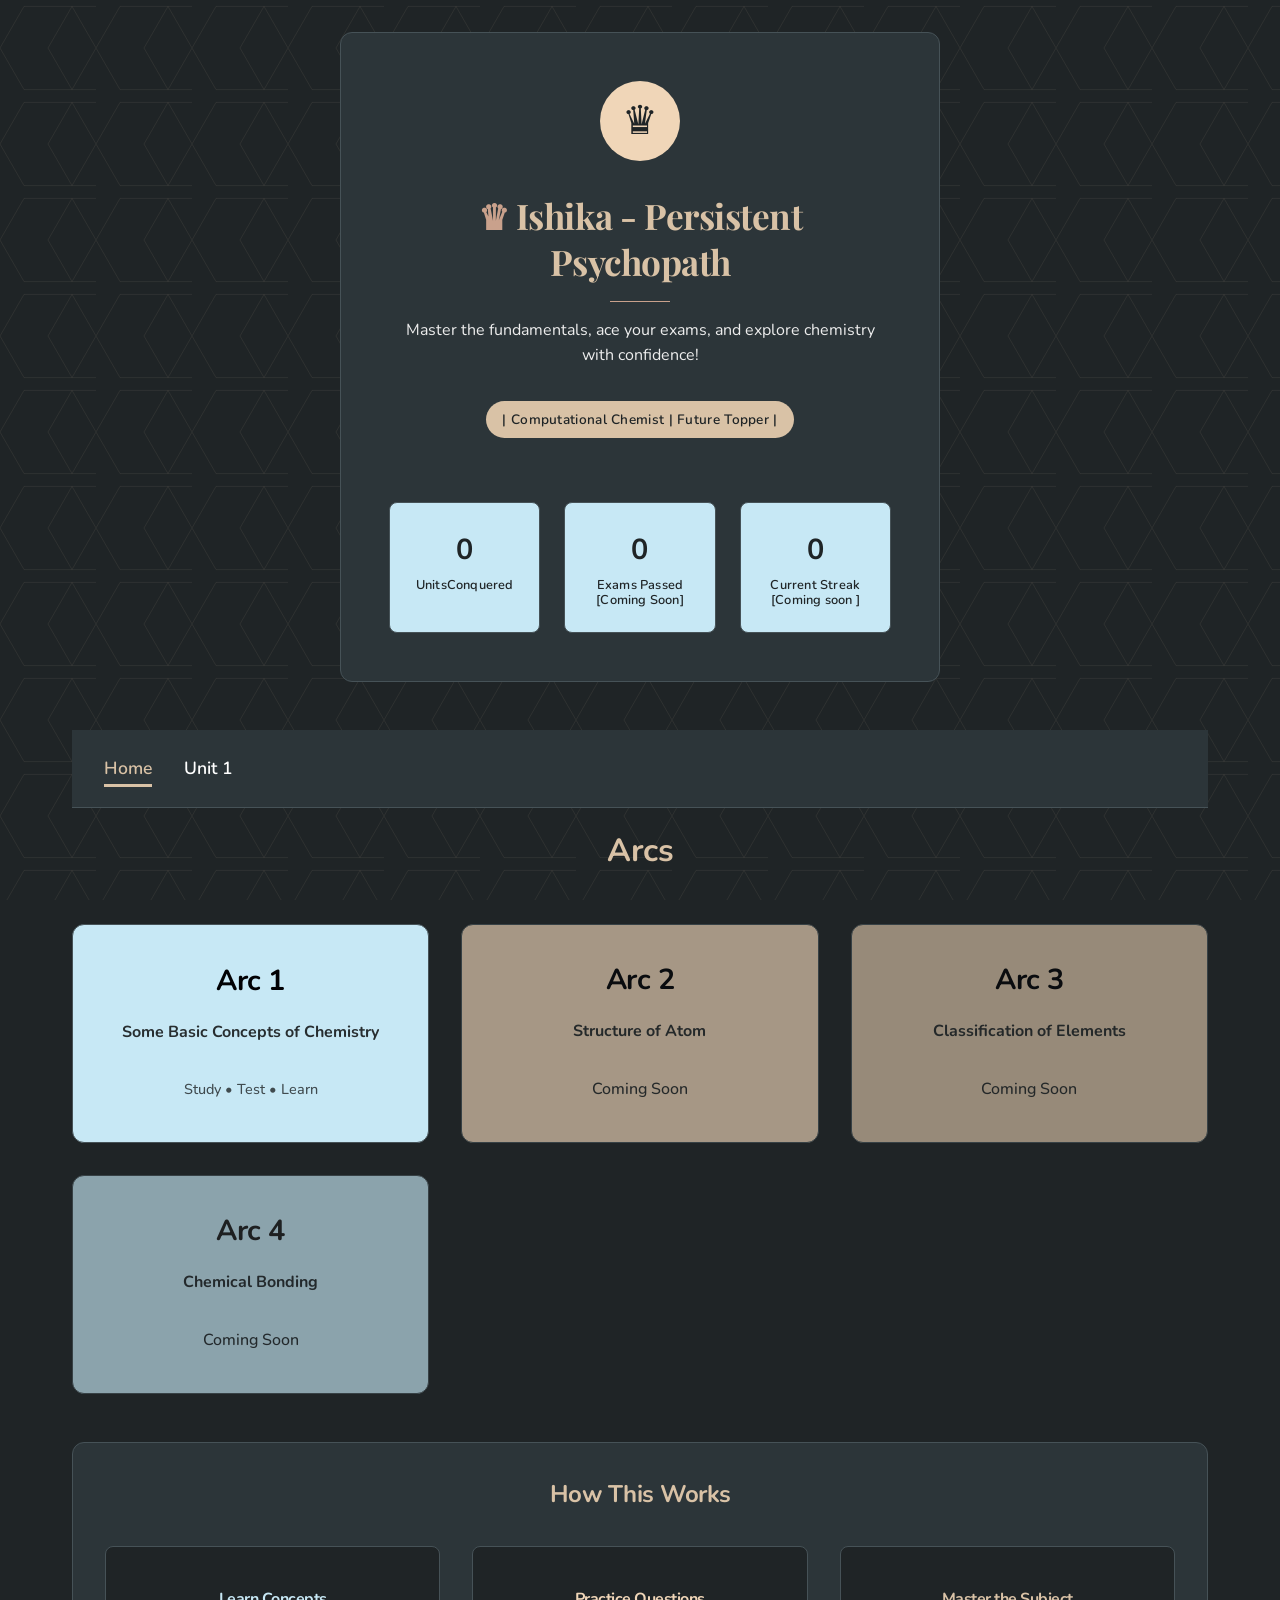
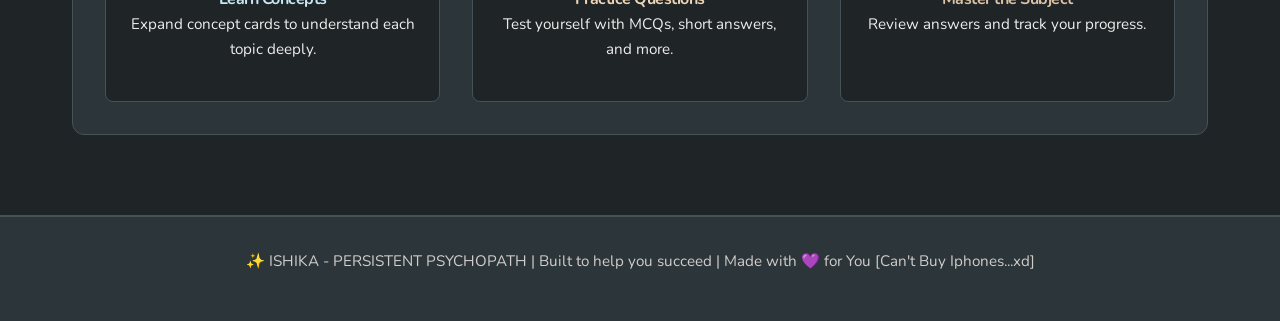
<file: Site/index.html>
<!DOCTYPE html>
<html lang="en">
<head name="color-scheme" content="dark">
  <meta charset="UTF-8">
  <meta name="viewport" content="width=device-width, initial-scale=1.0">
  <title>Ishika - Persistent Psychopath</title>
  
  <!-- Google Fonts -->
  <link href="https://fonts.googleapis.com/css2?family=Inter:wght@400;500;600;700&family=Nunito:wght@400;500;600;700&family=Playfair+Display:wght@700&display=swap" rel="stylesheet">
  
  <!-- Stylesheets -->
  <link rel="stylesheet" href="css/styles.css?v=4">
</head>
<body>
  <!-- Main Content -->
  <main>
    <!-- Profile Card Section -->
    <section class="profile-card">
      <div class="profile-avatar">♛</div>
      <h1 class="profile-title"><span class="villainess-icon">♛</span> Ishika - Persistent Psychopath</h1>
      <p class="profile-subtitle">Master the fundamentals, ace your exams, and explore chemistry with confidence!</p>
      <div class="profile-tag">| Computational Chemist | Future Topper |</div>
      <div class="profile-stats">
        <div class="stat-block">
          <div class="stat-number">0</div>
          <div class="stat-label">UnitsConquered</div>
        </div>
        <div class="stat-block">
          <div class="stat-number">0</div>
          <div class="stat-label">Exams Passed [Coming Soon]</div>
        </div>
        <div class="stat-block">
          <div class="stat-number">0</div>
          <div class="stat-label">Current Streak [Coming soon ]</div>
        </div>
      </div>
    </section>
    <nav>
      <ul>
        <li><a href="index.html" class="active">Home</a></li>
        <li><a href="unit-1-practice.html">Unit 1 </a></li>
      </ul>
    </nav>
    <section>
      <div class="hero-divider" aria-hidden="true"></div>
      <h2 style="text-align: center; color: var(--pastel-coffee); margin-bottom: var(--spacing-xl);">Arcs</h2>
      <div class="units-grid">
        <!-- Unit 1: Active -->
        <div class="unit-tile unit-1 active" onclick="navigateTo('unit-1-practice.html')">
          <h3 style="color: rgb(1, 1, 4)">Arc 1</h3>
          <p><strong>Some Basic Concepts of Chemistry</strong></p>
          <p style="font-size: 0.9rem; margin-top: var(--spacing-md); opacity: 0.8;">Study • Test • Learn</p>
        </div>

        <!-- Unit 2: Coming Soon -->
        <div class="unit-tile unit-2 coming-soon">
          <h3 style="color: rgb(1, 1, 4)">Arc 2</h3>
          <p><strong>Structure of Atom</strong></p>
          <p style="margin-top: var(--spacing-md);">Coming Soon</p>
        </div>

        <!-- Unit 3: Coming Soon -->
        <div class="unit-tile unit-3 coming-soon">
          <h3 style="color: rgb(1, 1, 4)">Arc 3</h3>
          <p><strong>Classification of Elements</strong></p>
          <p style="margin-top: var(--spacing-md);">Coming Soon</p>
        </div>

        <!-- Unit 4: Coming Soon -->
        <div class="unit-tile unit-4 coming-soon">
          <h3 style="color: rgb(31, 31, 32)">Arc 4</h3>
          <p><strong>Chemical Bonding</strong></p>
          <p style="margin-top: var(--spacing-md);">Coming Soon</p>
        </div>
      </div>
    </section>

    <section style="margin-top: var(--spacing-xl); text-align: center; padding: var(--spacing-lg); background: var(--bg-surface); border-radius: 12px; border: 1px solid #465257;">
      <h3 style="color: var(--pastel-coffee); margin-bottom: var(--spacing-md);">How This Works</h3>
      <div style="display: grid; grid-template-columns: repeat(auto-fit, minmax(200px, 1fr)); gap: var(--spacing-lg); margin-top: var(--spacing-lg);">
        <div style="padding: var(--spacing-md); background: var(--bg-primary); border-radius: 8px; border: 1px solid #465257;">
          <p style="font-size: 2rem; margin-bottom: var(--spacing-sm);"></p>
          <h4 style="color: var(--pastel-icy-blue);">Learn Concepts</h4>
          <p style="color: var(--text-primary); font-size: 0.95rem;">Expand concept cards to understand each topic deeply.</p>
        </div>
        <div style="padding: var(--spacing-md); background: var(--bg-primary); border-radius: 8px; border: 1px solid #465257;">
          <p style="font-size: 2rem; margin-bottom: var(--spacing-sm);"></p>
          <h4 style="color: var(--pastel-sandy);">Practice Questions</h4>
          <p style="color: var(--text-primary); font-size: 0.95rem;">Test yourself with MCQs, short answers, and more.</p>
        </div>
        <div style="padding: var(--spacing-md); background: var(--bg-primary); border-radius: 8px; border: 1px solid #465257;">
          <p style="font-size: 2rem; margin-bottom: var(--spacing-sm);"></p>
          <h4 style="color: var(--pastel-coffee);">Master the Subject</h4>
          <p style="color: var(--text-primary); font-size: 0.95rem;">Review answers and track your progress.</p>
        </div>
      </div>
    </section>
  </main>

  <!-- Footer -->
  <footer>
    <p>✨ ISHIKA - PERSISTENT PSYCHOPATH | Built to help you succeed | Made with 💜 for You [Can't Buy Iphones...xd]</p>
  </footer>

  <script src="js/app.js"></script>
  <script>
    // Set active nav item
    function setActiveNav(pageName) {
      document.querySelectorAll('nav a').forEach(link => {
        link.classList.remove('active');
      });
      if (pageName === 'home') {
        document.querySelector('nav a[href="index.html"]').classList.add('active');
      } else if (pageName === 'concepts') {
        document.querySelector('nav a[href="unit-1-practice.html"]').classList.add('active');
      } else if (pageName === 'practice') {
        document.querySelector('nav a[href="unit-1-practice.html"]').classList.add('active');
      }
    }

    // Navigation function
    function navigateTo(url) {
      window.location.href = url;
    }

    // Set active on load
    setActiveNav('home');
  </script>
</body>
</html>
</file>
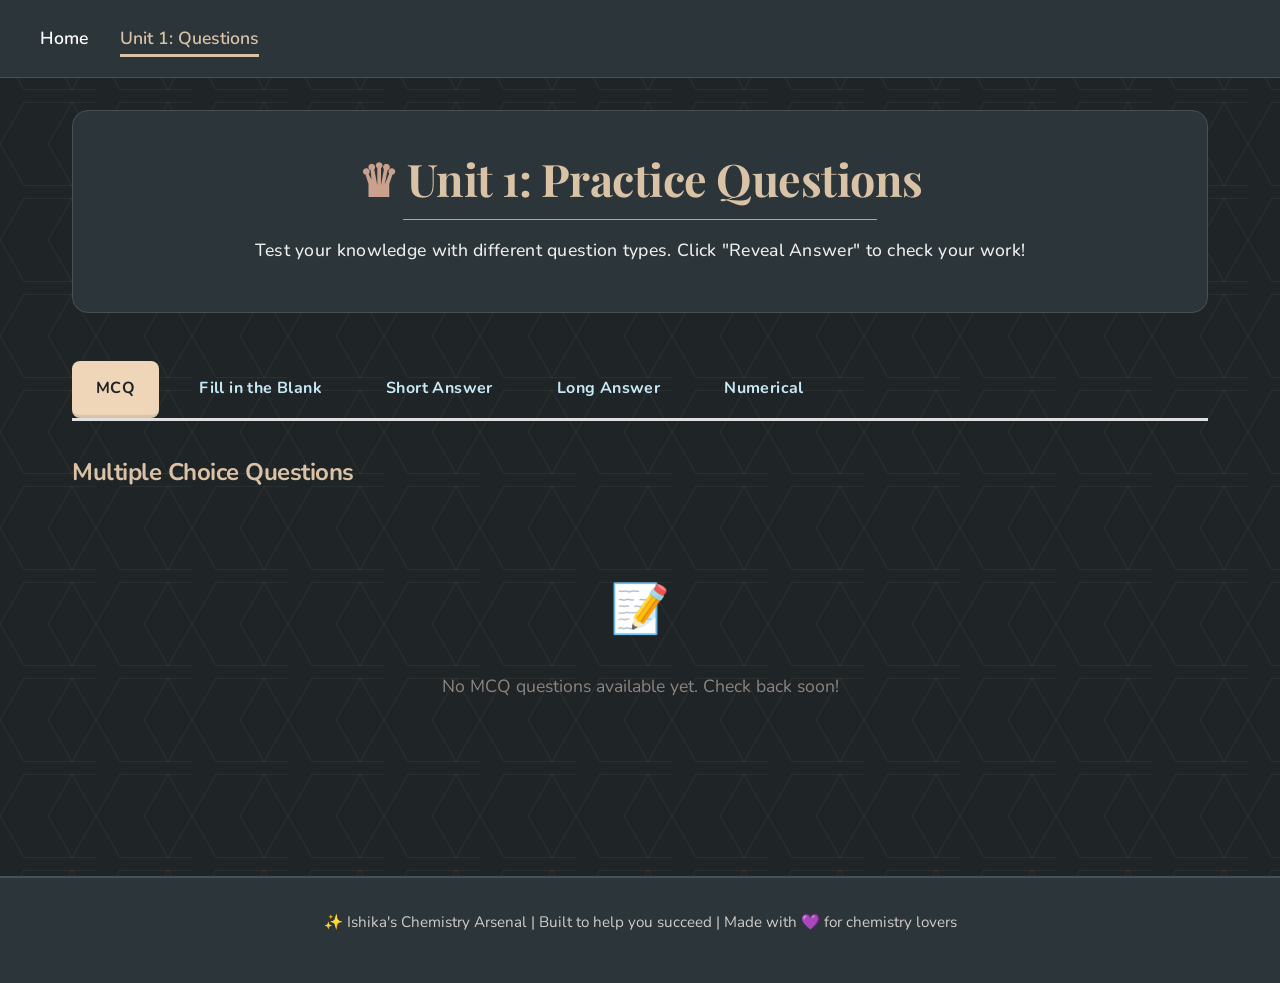
<file: Site/unit-1-practice.html>
<!DOCTYPE html>
<html lang="en">
<head>
  <meta charset="UTF-8">
  <meta name="viewport" content="width=device-width, initial-scale=1.0">
  <title>Arc 1 Trials - Ishika's Chemistry Arsenal</title>
  
  <!-- Google Fonts -->
  <link href="https://fonts.googleapis.com/css2?family=Inter:wght@400;500;600;700&family=Nunito:wght@400;500;600;700&family=Playfair+Display:wght@700&display=swap" rel="stylesheet">
  
  <!-- Stylesheets -->
  <link rel="stylesheet" href="css/styles.css?v=5">
</head>
<body>
  <!-- Navigation -->
  <nav>
    <ul>
      <li><a href="index.html">Home</a></li>
      <li><a href="unit-1-practice.html" class="active">Unit 1: Questions</a></li>
    </ul>
  </nav>

  <!-- Main Content -->
  <main>
    <header>
      <h1><span class="villainess-icon">♛</span> Unit 1: Practice Questions</h1>
      <p>Test your knowledge with different question types. Click "Reveal Answer" to check your work!</p>
    </header>

    <section class="tabs-container">
      <!-- Tab Buttons -->
      <div class="tab-buttons">
        <button class="tab-button active" data-tab="mcq">MCQ</button>
        <button class="tab-button" data-tab="fill_in_the_blank">Fill in the Blank</button>
        <button class="tab-button" data-tab="short_answer">Short Answer</button>
        <button class="tab-button" data-tab="long_answer">Long Answer</button>
        <button class="tab-button" data-tab="numerical_problem">Numerical</button>
      </div>

      <!-- MCQ Tab -->
      <div id="mcq" class="tab-content active">
        <h3 style="color: var(--coffee-brown); margin-bottom: var(--spacing-lg);">Multiple Choice Questions</h3>
        <div id="mcqContainer" class="questions-list">
          <div class="empty-state">
            <p>Loading questions...</p>
          </div>
        </div>
      </div>

      <!-- Fill in the Blank Tab -->
      <div id="fill_in_the_blank" class="tab-content">
        <h3 style="color: var(--coffee-brown); margin-bottom: var(--spacing-lg);">Fill in the Blank</h3>
        <div id="fillInTheBlankContainer" class="questions-list">
          <div class="empty-state">
            <p>Loading questions...</p>
          </div>
        </div>
      </div>

      <!-- Short Answer Tab -->
      <div id="short_answer" class="tab-content">
        <h3 style="color: var(--coffee-brown); margin-bottom: var(--spacing-lg);">Short Answer Questions</h3>
        <div id="shortAnswerContainer" class="questions-list">
          <div class="empty-state">
            <p>Loading questions...</p>
          </div>
        </div>
      </div>

      <!-- Long Answer Tab -->
      <div id="long_answer" class="tab-content">
        <h3 style="color: var(--coffee-brown); margin-bottom: var(--spacing-lg);">Long Answer Questions</h3>
        <div id="longAnswerContainer" class="questions-list">
          <div class="empty-state">
            <p>Loading questions...</p>
          </div>
        </div>
      </div>

      <!-- Numerical Problems Tab -->
      <div id="numerical_problem" class="tab-content">
        <h3 style="color: var(--coffee-brown); margin-bottom: var(--spacing-lg);">Numerical Problems</h3>
        <div id="numericalContainer" class="questions-list">
          <div class="empty-state">
            <p>Loading questions...</p>
          </div>
        </div>
      </div>
    </section>
  </main>

  <!-- Footer -->
  <footer>
    <p>✨ Ishika's Chemistry Arsenal | Built to help you succeed | Made with 💜 for chemistry lovers</p>
  </footer>

  <script src="js/app.js"></script>
  <script>
    const TAB_TYPES = ['mcq', 'fill_in_the_blank', 'short_answer', 'long_answer', 'numerical_problem'];
    let allQuestions = [];

    // Tab switching functionality
    document.querySelectorAll('.tab-button').forEach(button => {
      button.addEventListener('click', function() {
        const tabName = this.getAttribute('data-tab');
        switchTab(tabName);
      });
    });

    function switchTab(tabName) {
      // Hide all tabs
      document.querySelectorAll('.tab-content').forEach(tab => {
        tab.classList.remove('active');
      });

      // Remove active class from all buttons
      document.querySelectorAll('.tab-button').forEach(btn => {
        btn.classList.remove('active');
      });

      // Show selected tab
      document.getElementById(tabName).classList.add('active');

      // Add active class to clicked button
      document.querySelector(`[data-tab="${tabName}"]`).classList.add('active');
    }

    // Load and render practice questions on page load
    document.addEventListener('DOMContentLoaded', function() {
      renderPracticeQuestions();
    });

    async function renderPracticeQuestions() {
      try {
        // Try multiple fetch paths in case of server configuration variations
        let response;
        let errorMessage = '';
        
        const pathsToTry = [
          'C:\\Users\\Asus\\OneDrive\\Documents\\GITHUB\\Persistent-PolyChemistry\\Site\\data\\unit1.json',
          '/data/unit1.json',
          '../data/unit1.json',
          './data/unit1.json'
        ];

        for (const path of pathsToTry) {
          try {
            response = await fetch(path);
            if (response.ok) {
              break;
            } else {
              errorMessage += `Path ${path}: ${response.status} ${response.statusText} | `;
            }
          } catch (e) {
            errorMessage += `Path ${path}: ${e.message} | `;
            response = null;
          }
        }

        if (!response || !response.ok) {
          throw new Error(`Failed to fetch data. Attempts: ${errorMessage}`);
        }

        const data = await response.json();
        if (!data.questions) {
          throw new Error('Invalid data format: questions array not found');
        }
        
        allQuestions = data.questions;

        // Render each question type
        renderMCQs();
        renderFillInTheBlanks();
        renderShortAnswers();
        renderLongAnswers();
        renderNumericalProblems();
      } catch (error) {
        console.error('Error loading practice questions:', error);
        const errorMessage = `<div class="empty-state">
          <div class="empty-state-icon">⚠️</div>
          <p><strong>Unable to load questions</strong></p>
          <p style="font-size: 0.9rem; color: #999; margin-top: var(--spacing-sm);">${error.message}</p>
          <p style="font-size: 0.85rem; color: #ccc; margin-top: var(--spacing-sm);">Check the browser console for details.</p>
        </div>`;
        document.querySelectorAll('.questions-list').forEach(container => {
          container.innerHTML = errorMessage;
        });
      }
    }

    function renderMCQs() {
      const container = document.getElementById('mcqContainer');
      const questions = [];

      allQuestions.forEach(q => {
        if (q.mcq && q.mcq.length > 0) {
          q.mcq.forEach((mcqItem, index) => {
            questions.push({
              ...mcqItem,
              concept: q.concept,
              qIndex: index
            });
          });
        }
      });

      if (questions.length === 0) {
        container.innerHTML = `
          <div class="empty-state">
            <div class="empty-state-icon">📝</div>
            <p>No MCQ questions available yet. Check back soon!</p>
          </div>
        `;
        return;
      }

      container.innerHTML = '';
      questions.forEach((q, idx) => {
        const card = createMCQCard(q, idx);
        container.appendChild(card);
      });
    }

    function createMCQCard(question, globalIdx) {
      const card = document.createElement('div');
      card.className = 'question-card';
      const questionId = `mcq_${globalIdx}`;

      let optionsHtml = '';
      if (question.options && question.options.length > 0) {
        optionsHtml = `
          <div class="mcq-options">
            ${question.options.map((option, i) => `
              <label class="mcq-option">
                <input type="radio" name="${questionId}" value="${i}" onchange="checkMCQAnswer('${questionId}', ${i}, ${question.correct_option || 0})">
                <span class="mcq-option-label">${escapeHtml(option)}</span>
              </label>
            `).join('')}
          </div>
          <div id="feedback_${questionId}" class="mcq-feedback"></div>
        `;
      }

      card.innerHTML = `
        <div class="question-header">
          <div class="question-text">${escapeHtml(question.question || question)}</div>
          <div class="question-meta">
            <span class="meta-badge marks">Concept: ${escapeHtml(question.concept)}</span>
          </div>
        </div>
        ${optionsHtml}
      `;

      return card;
    }

    function checkMCQAnswer(questionId, selected, correct) {
      const feedbackDiv = document.getElementById(`feedback_${questionId}`);
      const isCorrect = selected === correct;

      feedbackDiv.classList.add('show');
      feedbackDiv.classList.toggle('correct', isCorrect);
      feedbackDiv.classList.toggle('incorrect', !isCorrect);

      if (isCorrect) {
        feedbackDiv.innerHTML = '✓ Correct! Great job!';
      } else {
        feedbackDiv.innerHTML = `✗ Incorrect. The correct answer is option ${correct + 1}.`;
      }
    }

    function renderFillInTheBlanks() {
      const container = document.getElementById('fillInTheBlankContainer');
      const questions = [];

      allQuestions.forEach(q => {
        if (q.fill_in_the_blank && q.fill_in_the_blank.length > 0) {
          q.fill_in_the_blank.forEach((item, index) => {
            questions.push({
              ...item,
              concept: q.concept,
              qIndex: index
            });
          });
        }
      });

      if (questions.length === 0) {
        container.innerHTML = `
          <div class="empty-state">
            <div class="empty-state-icon">📝</div>
            <p>No Fill in the Blank questions available yet. Check back soon!</p>
          </div>
        `;
        return;
      }

      container.innerHTML = '';
      questions.forEach((q, idx) => {
        const card = createAnswerCard(q, idx, 'fill_blank');
        container.appendChild(card);
      });
    }

    function renderShortAnswers() {
      const container = document.getElementById('shortAnswerContainer');
      const questions = [];

      allQuestions.forEach(q => {
        if (q.short_answer && q.short_answer.length > 0) {
          q.short_answer.forEach((item, index) => {
            questions.push({
              ...item,
              concept: q.concept,
              qIndex: index
            });
          });
        }
      });

      if (questions.length === 0) {
        container.innerHTML = `
          <div class="empty-state">
            <div class="empty-state-icon">📝</div>
            <p>No Short Answer questions available yet. Check back soon!</p>
          </div>
        `;
        return;
      }

      container.innerHTML = '';
      questions.forEach((q, idx) => {
        const card = createAnswerCard(q, idx, 'short_answer');
        container.appendChild(card);
      });
    }

    function renderLongAnswers() {
      const container = document.getElementById('longAnswerContainer');
      const questions = [];

      allQuestions.forEach(q => {
        if (q.long_answer && q.long_answer.length > 0) {
          q.long_answer.forEach((item, index) => {
            questions.push({
              ...item,
              concept: q.concept,
              qIndex: index
            });
          });
        }
      });

      if (questions.length === 0) {
        container.innerHTML = `
          <div class="empty-state">
            <div class="empty-state-icon">📝</div>
            <p>No Long Answer questions available yet. Check back soon!</p>
          </div>
        `;
        return;
      }

      container.innerHTML = '';
      questions.forEach((q, idx) => {
        const card = createAnswerCard(q, idx, 'long_answer');
        container.appendChild(card);
      });
    }

    function renderNumericalProblems() {
      const container = document.getElementById('numericalContainer');
      const questions = [];

      allQuestions.forEach(q => {
        if (q.numerical_problem && q.numerical_problem.length > 0) {
          q.numerical_problem.forEach((item, index) => {
            questions.push({
              ...item,
              concept: q.concept,
              qIndex: index
            });
          });
        }
      });

      if (questions.length === 0) {
        container.innerHTML = `
          <div class="empty-state">
            <div class="empty-state-icon">📝</div>
            <p>No Numerical Problems available yet. Check back soon!</p>
          </div>
        `;
        return;
      }

      container.innerHTML = '';
      questions.forEach((q, idx) => {
        const card = createNumericalCard(q, idx);
        container.appendChild(card);
      });
    }

    function createAnswerCard(question, globalIdx, type) {
      const card = document.createElement('div');
      card.className = 'question-card';
      const answerId = `answer_${type}_${globalIdx}`;

      let marksDisplay = '';
      if (question.marks) {
        marksDisplay = `<span class="meta-badge marks">${question.marks} marks</span>`;
      }

      let importanceDisplay = '';
      if (question.importance) {
        importanceDisplay = `<span class="meta-badge importance">Importance: ${question.importance}</span>`;
      }

      card.innerHTML = `
        <div class="question-header">
          <div class="question-text">${escapeHtml(question.question || question)}</div>
          <div class="question-meta">
            ${marksDisplay}
            ${importanceDisplay}
          </div>
        </div>
        <button class="answer-toggle-btn" onclick="toggleAnswer('${answerId}')">Reveal Answer</button>
        <div id="${answerId}" class="answer-content">
          <strong>Answer:</strong><br>
          ${question.answer ? escapeHtml(question.answer).replace(/\n/g, '<br>') : 'No answer provided'}
        </div>
      `;

      return card;
    }

    function createNumericalCard(question, globalIdx) {
      const card = document.createElement('div');
      card.className = 'question-card';
      const answerId = `answer_numerical_${globalIdx}`;

      let givenHtml = '';
      if (question.given) {
        givenHtml = '<div class="problem-given"><h4>Given:</h4>';
        
        // Handle both object and simple text formats
        if (typeof question.given === 'object') {
          if (question.given.compounds) {
            givenHtml += `<ul><li>Compounds: ${question.given.compounds.join(', ')}</li>`;
            if (question.given.atomic_masses) {
              givenHtml += '<li>Atomic Masses:';
              Object.entries(question.given.atomic_masses).forEach(([elem, mass]) => {
                givenHtml += `<br>&nbsp;&nbsp;${elem}: ${mass}`;
              });
              givenHtml += '</li>';
            }
            givenHtml += '</ul>';
          } else if (question.given.initial_volume || question.given.conversion_factor) {
            givenHtml += '<ul>';
            if (question.given.initial_volume) givenHtml += `<li>Initial Volume: ${question.given.initial_volume}</li>`;
            if (question.given.conversion_factor) givenHtml += `<li>Conversion Factor: ${question.given.conversion_factor}</li>`;
            givenHtml += '</ul>';
          } else {
            // Generic object display
            givenHtml += '<ul>';
            Object.entries(question.given).forEach(([key, value]) => {
              givenHtml += `<li><strong>${key}:</strong> ${typeof value === 'object' ? JSON.stringify(value) : value}</li>`;
            });
            givenHtml += '</ul>';
          }
        } else {
          givenHtml += `<p>${escapeHtml(question.given)}</p>`;
        }
        givenHtml += '</div>';
      }

      let marksDisplay = '';
      if (question.marks) {
        marksDisplay = `<span class="meta-badge marks">${question.marks} marks</span>`;
      }

      let importanceDisplay = '';
      if (question.importance) {
        importanceDisplay = `<span class="meta-badge importance">Importance: ${question.importance}</span>`;
      }

      card.innerHTML = `
        <div class="question-header">
          <div class="question-text">${escapeHtml(question.question || question)}</div>
          <div class="question-meta">
            ${marksDisplay}
            ${importanceDisplay}
          </div>
        </div>
        ${givenHtml}
        <button class="answer-toggle-btn" onclick="toggleAnswer('${answerId}')">Reveal Solution</button>
        <div id="${answerId}" class="answer-content">
          <strong>Solution:</strong><br>
          ${question.answer ? escapeHtml(question.answer).replace(/\n/g, '<br>') : 'No solution provided'}
        </div>
      `;

      return card;
    }

    function toggleAnswer(answerId) {
      const answerDiv = document.getElementById(answerId);
      answerDiv.classList.toggle('show');
      
      // Change button text
      const button = event.target;
      if (answerDiv.classList.contains('show')) {
        button.textContent = 'Hide Answer';
        button.style.backgroundColor = '#999';
      } else {
        button.textContent = 'Reveal Answer';
        button.style.backgroundColor = 'var(--sandy-brown)';
      }
    }

    function escapeHtml(text) {
      const map = {
        '&': '&amp;',
        '<': '&lt;',
        '>': '&gt;',
        '"': '&quot;',
        "'": '&#039;'
      };
      return String(text).replace(/[&<>"']/g, m => map[m]);
    }
  </script>
</body>
</html>
</file>
<file: Site/css/styles.css>
/* ============================================
   ISHIKA'S CHEMISTRY ARSENAL - DESIGN SYSTEM
   ============================================ */

/* CSS Custom Properties - Color Palette */
:root { color-scheme: dark; }
:root {
  --bg-primary: #1F2426;
  --bg-surface: #2C3539;
  --pastel-coffee: #D9C2A6;
  --pastel-icy-blue: #C7E8F5;
  --pastel-sandy: #F0D6B8;
  --accent-rose-gold: #C9A18C;
  --accent-rose-gold: #C9A18C;
  --text-primary: #EDEDED;
  --coffee-brown: var(--pastel-coffee);
  --icy-blue: var(--pastel-icy-blue);
  --gunmetal: var(--text-primary);
  --sandy-brown: var(--pastel-sandy);
  --bg-secondary: var(--bg-surface);
  --bg-tertiary: #374348;
  --unit-1-color: #B8D9DF;
  --unit-2-color: #CFC4E7;
  --unit-3-color: #E2BFC3;
  --unit-4-color: #C5D9C2;
  
  /* Typography */
  --font-heading: 'Quicksand', 'Nunito', sans-serif;
  --font-body: 'Nunito', 'Segoe UI', sans-serif;
  
  /* Spacing */
  --spacing-xs: 0.5rem;
  --spacing-sm: 1rem;
  --spacing-md: 1.5rem;
  --spacing-lg: 2rem;
  --spacing-xl: 3rem;
}

/* ============================================
   GLOBAL STYLES
   ============================================ */

* {
  margin: 0;
  padding: 0;
  box-sizing: border-box;
}

html {
  scroll-behavior: smooth;
}

body {
  font-family: var(--font-body);
  background: var(--bg-primary);
  background-attachment: fixed;
  background-size: auto;
  color: var(--text-primary);
  line-height: 1.6;
  font-weight: 400;
  min-height: 100vh;
  position: relative;
  overflow-x: hidden;
}

/* A quiet molecular grid keeps the computational chemistry theme subtle. */
body::before {
  content: '';
  position: fixed;
  top: 0;
  left: 0;
  right: 0;
  bottom: 0;
  background-image:
    linear-gradient(0deg, rgba(199, 232, 245, 0.025) 1px, transparent 1px),
    linear-gradient(90deg, rgba(199, 232, 245, 0.025) 1px, transparent 1px);
  background-size: 96px 96px;
  background-attachment: fixed;
  pointer-events: none;
  z-index: 1;
}

/* Soft blue atmospheric wash, without bright points or animated glare. */
body::after {
  content: '';
  position: fixed;
  top: 0;
  left: 0;
  right: 0;
  bottom: 0;
  background: radial-gradient(ellipse at 20% 20%, rgba(89, 143, 161, 0.12), transparent 48%),
              linear-gradient(145deg, #1F2426 0%, #202D34 52%, #1F2426 100%);
  background-attachment: fixed;
  pointer-events: none;
  z-index: -1;
}

/* Ensure content appears above backgrounds */
main, nav, footer {
  position: relative;
  z-index: 2;
}

h1, h2, h3, h4, h5, h6 {
  font-family: var(--font-heading);
  font-weight: 700;
  color: var(--gunmetal);
  letter-spacing: -0.5px;
}

h1 {
  font-size: 2.5rem;
  margin-bottom: var(--spacing-md);
}

h2 {
  font-size: 2rem;
  margin-bottom: var(--spacing-md);
}

h3 {
  font-size: 1.5rem;
  margin-bottom: var(--spacing-sm);
}

p {
  margin-bottom: var(--spacing-sm);
}

a {
  color: var(--icy-blue);
  text-decoration: none;
  transition: color 0.3s ease;
}

a:hover {
  color: var(--coffee-brown);
  text-decoration: underline;
}

button {
  font-family: var(--font-body);
  cursor: pointer;
  transition: all 0.3s cubic-bezier(0.34, 1.56, 0.64, 1);
  border: none;
  padding: var(--spacing-sm) var(--spacing-md);
  border-radius: 8px;
  font-size: 1rem;
  font-weight: 600;
  letter-spacing: 0.4px;
  position: relative;
  overflow: hidden;
}

button::before {
  content: '';
  position: absolute;
  top: 50%;
  left: 50%;
  width: 0;
  height: 0;
  border-radius: 50%;
  background: rgba(255, 255, 255, 0.3);
  transform: translate(-50%, -50%);
  transition: width 0.6s, height 0.6s;
  pointer-events: none;
}

button:hover::before {
  width: 300px;
  height: 300px;
}

button:active {
  transform: scale(0.98);
}

/* ============================================
   NAVIGATION BAR
   ============================================ */

nav {
  background-color: var(--bg-secondary);
  padding: var(--spacing-md) var(--spacing-lg);
  box-shadow: 0 2px 8px rgba(0, 0, 0, 0.4);
  position: sticky;
  top: 0;
  z-index: 100;
  border-bottom: 1px solid rgba(212, 165, 116, 0.1);
  background-color: rgba(10, 22, 40, 0.85);
  backdrop-filter: blur(10px);
  border-bottom: 1px solid rgba(0, 217, 255, 0.2);
}

nav ul {
  list-style: none;
  display: flex;
  gap: var(--spacing-lg);
  max-width: 1200px;
  margin: 0 auto;
  align-items: center;
}

nav a {
  color: white;
  font-family: var(--font-heading);
  font-size: 1.1rem;
  font-weight: 600;
  transition: color 0.3s ease;
}

nav a:hover {
  color: var(--icy-blue);
  text-decoration: none;
}

nav a.active {
  color: var(--sandy-brown);
  border-bottom: 3px solid var(--sandy-brown);
  padding-bottom: 4px;
}

/* ============================================
   MAIN CONTAINER
   ============================================ */

main {
  max-width: 1200px;
  margin: 0 auto;
  padding: var(--spacing-lg);
  min-height: calc(100vh - 200px);
  border: none;
}

.hero-divider {
  width: min(360px, 70%);
  height: 1px;
  margin: calc(var(--spacing-lg) * -1) auto var(--spacing-xl);
  background: var(--accent-rose-gold);
}

header {
  text-align: center;
  margin-bottom: var(--spacing-xl);
  padding: var(--spacing-lg) 0;
  background: linear-gradient(135deg, rgba(212, 165, 116, 0.08) 0%, rgba(124, 185, 232, 0.08) 100%);
  border-radius: 16px;
  border: 1px solid rgba(212, 165, 116, 0.15);
  background: linear-gradient(135deg, rgba(0, 217, 255, 0.1) 0%, rgba(179, 102, 255, 0.1) 100%);
  border-radius: 16px;
  border: 2px solid rgba(0, 217, 255, 0.3);
  box-shadow: 0 0 30px rgba(0, 217, 255, 0.2), inset 0 0 30px rgba(0, 217, 255, 0.05);
}

header h1 {
  color: var(--coffee-brown);
  margin-bottom: var(--spacing-sm);
  font-size: 2.8rem;
  color: var(--neon-cyan);
  margin-bottom: var(--spacing-sm);
  font-size: 2.8rem;
  text-shadow: 0 0 20px rgba(0, 217, 255, 0.5), 0 0 40px rgba(0, 217, 255, 0.3);
}

header p {
  font-size: 1.1rem;
  color: #B8B5AF;
  font-weight: 500;
  letter-spacing: 0.3px;
}

/* ============================================
   HOMEPAGE - UNIT TILES
   ============================================ */

.units-grid {
  display: grid;
  grid-template-columns: repeat(auto-fit, minmax(280px, 1fr));
  gap: var(--spacing-lg);
  margin: var(--spacing-xl) 0;
}

.unit-tile {
  border-radius: 12px;
  padding: var(--spacing-lg);
  text-align: center;
  box-shadow: 0 4px 12px rgba(0, 0, 0, 0.3);
  transition: all 0.4s cubic-bezier(0.34, 1.56, 0.64, 1);
  display: flex;
  flex-direction: column;
  justify-content: center;
  min-height: 200px;
  position: relative;
  overflow: hidden;
  border: 1px solid rgba(212, 165, 116, 0.2);
}

.unit-tile::before {
  content: '';
  position: absolute;
  top: 0;
  left: 0;
  right: 0;
  bottom: 0;
  background: linear-gradient(135deg, rgba(255, 255, 255, 0.3) 0%, rgba(255, 255, 255, 0) 100%);
  opacity: 0;
  transition: opacity 0.3s ease;
  pointer-events: none;
}

.unit-tile.active {
  cursor: pointer;
}

.unit-tile.active:hover {
  transform: translateY(-12px) scale(1.02);
  box-shadow: 0 16px 32px rgba(0, 0, 0, 0.15);
}

.unit-tile.active:hover::before {
  opacity: 1;
}

.unit-tile h3 {
  margin-bottom: var(--spacing-sm);
  font-size: 1.8rem;
  font-weight: 700;
  position: relative;
  z-index: 1;
}

.unit-tile p {
  margin-bottom: var(--spacing-xs);
  font-size: 1rem;
  font-weight: 500;
  position: relative;
  z-index: 1;
  opacity: 0.95;
}

.unit-tile.coming-soon {
  opacity: 0.65;
  cursor: not-allowed;
}

.unit-tile.coming-soon:hover {
  transform: none;
  box-shadow: 0 4px 12px rgba(0, 0, 0, 0.08);
}

/* Unit 1 - Sandy Brown */
.unit-tile.unit-1 {
  background: linear-gradient(135deg, var(--sandy-brown) 0%, #7f6b5a 100%);
  color: var(--gunmetal);
  background: linear-gradient(135deg, var(--unit-1-color) 0%, #0099cc 100%);
  color: #0a1628;
  border: 2px solid rgba(6, 7, 7, 0.4);
  box-shadow: 0 0 20px rgba(0, 217, 255, 0.3), inset 0 0 20px rgba(0, 217, 255, 0.1);
}

.unit-tile.unit-1:hover {
  box-shadow: 0 0 40px rgba(255, 149, 0, 0.5), inset 0 0 20px rgba(0, 217, 255, 0.2);
}

/* Unit 2 - Icy Blue */
.unit-tile.unit-2 {
  background: linear-gradient(135deg, var(--icy-blue) 0%, #85c8ff 100%);
  color: var(--gunmetal);
  background: linear-gradient(135deg, var(--unit-2-color) 0%, #8844ff 100%);
  color: white;
  border: 2px solid rgba(179, 102, 255, 0.4);
  box-shadow: 0 0 20px rgba(179, 102, 255, 0.3), inset 0 0 20px rgba(179, 102, 255, 0.1);
}

.unit-tile.unit-2:hover {
  box-shadow: 0 0 40px rgba(179, 102, 255, 0.5), inset 0 0 20px rgba(179, 102, 255, 0.2);
}

/* Unit 3 - Coffee Brown */
.unit-tile.unit-3 {
  background: linear-gradient(135deg, var(--coffee-brown) 0%, #8a6145 100%);
  color: white;
  background: linear-gradient(135deg, var(--unit-3-color) 0%, #cc0044 100%);
  color: white;
  border: 2px solid rgba(255, 0, 110, 0.4);
  box-shadow: 0 0 20px rgba(255, 0, 110, 0.3), inset 0 0 20px rgba(255, 0, 110, 0.1);
}

.unit-tile.unit-3:hover {
  box-shadow: 0 0 40px rgba(255, 0, 110, 0.5), inset 0 0 20px rgba(255, 0, 110, 0.2);
}

/* Unit 4 - Sage Green */
.unit-tile.unit-4 {
  background: linear-gradient(135deg, #A5D4B8 0%, #7fbf9f 100%);
  color: var(--gunmetal);
  background: linear-gradient(135deg, var(--unit-4-color) 0%, #00cc66 100%);
  color: #0a1628;
  border: 2px solid rgba(0, 255, 136, 0.4);
  box-shadow: 0 0 20px rgba(0, 255, 136, 0.3), inset 0 0 20px rgba(0, 255, 136, 0.1);
}

.unit-tile.unit-4:hover {
  box-shadow: 0 0 40px rgba(0, 255, 136, 0.5), inset 0 0 20px rgba(0, 255, 136, 0.2);
}

/* ============================================
   CONCEPT CARDS - UNIT 1 CONCEPTS PAGE
   ============================================ */

.concept-cards {
  display: flex;
  flex-direction: column;
  gap: var(--spacing-lg);
  margin: var(--spacing-xl) 0;
}

.concept-card {
  background: var(--bg-secondary);
  border-radius: 12px;
  padding: var(--spacing-lg);
  box-shadow: 0 2px 8px rgba(0, 0, 0, 0.3);
  border-left: 5px solid var(--coffee-brown);
  transition: all 0.3s ease;
  border-top: 3px solid transparent;
  border: 1px solid rgba(212, 165, 116, 0.15);
  border-left: 5px solid var(--coffee-brown);
  background: var(--bg-secondary);
  border-radius: 12px;
  padding: var(--spacing-lg);
  box-shadow: 0 4px 16px rgba(0, 0, 0, 0.4), inset 0 0 20px rgba(0, 217, 255, 0.05);
  border: 1px solid rgba(0, 217, 255, 0.2);
  border-left: 4px solid var(--neon-cyan);
  transition: all 0.3s ease;
}

.concept-card:hover {
  box-shadow: 0 8px 24px rgba(0, 0, 0, 0.4);
  border-top-color: var(--sandy-brown);
  box-shadow: 0 8px 32px rgba(0, 217, 255, 0.3), inset 0 0 20px rgba(0, 217, 255, 0.1);
  border-color: rgba(0, 217, 255, 0.4);
}

.concept-card-header {
  display: flex;
  justify-content: space-between;
  align-items: center;
  cursor: pointer;
  user-select: none;
  transition: color 0.3s ease;
}

.concept-card-header:hover {
  color: var(--coffee-brown);
}

.concept-card-title {
  font-size: 1.3rem;
  font-family: var(--font-heading);
  font-weight: 700;
  color: var(--gunmetal);
}

.concept-card-toggle {
  font-size: 1.5rem;
  color: var(--coffee-brown);
  transition: transform 0.4s cubic-bezier(0.34, 1.56, 0.64, 1);
  display: flex;
  align-items: center;
  justify-content: center;
  width: 30px;
  height: 30px;
  flex-shrink: 0;
  color: var(--neon-cyan);
  transition: transform 0.4s cubic-bezier(0.34, 1.56, 0.64, 1);
}

.concept-card.expanded .concept-card-toggle {
  transform: rotate(180deg);
}

.importance-badge {
  display: inline-block;
  background-color: var(--icy-blue);
  color: var(--gunmetal);
  padding: 6px 14px;
  border-radius: 20px;
  font-size: 0.85rem;
  font-weight: 600;
  margin-right: var(--spacing-sm);
  margin-bottom: var(--spacing-sm);
  letter-spacing: 0.3px;
  transition: all 0.3s ease;
  background-color: rgba(0, 217, 255, 0.2);
  color: var(--neon-cyan);
  padding: 6px 14px;
  border-radius: 20px;
  font-size: 0.85rem;
  font-weight: 600;
  margin-right: var(--spacing-sm);
  margin-bottom: var(--spacing-sm);
  letter-spacing: 0.3px;
  transition: all 0.3s ease;
  border: 1px solid rgba(0, 217, 255, 0.3);
}

.importance-badge:hover {
  transform: translateY(-2px);
  box-shadow: 0 4px 12px rgba(174, 226, 255, 0.4);
  transform: translateY(-2px);
  box-shadow: 0 0 15px rgba(0, 217, 255, 0.4);
  background-color: rgba(0, 217, 255, 0.3);
}

.concept-card-content {
  max-height: 0;
  overflow: hidden;
  transition: max-height 0.3s ease, padding 0.3s ease;
  padding: 0;
}

.concept-card.expanded .concept-card-content {
  max-height: 500px;
  padding-top: var(--spacing-md);
}

.concept-explanation {
  color: #D0CDCA;
  line-height: 1.8;
  margin-bottom: var(--spacing-md);
}

.animation-placeholder {
  background: linear-gradient(135deg, #1A1F2E 0%, #242B3D 100%);
  border-radius: 8px;
  padding: var(--spacing-lg);
  text-align: center;
  color: #6B6965;
  margin-top: var(--spacing-md);
  min-height: 200px;
  display: flex;
  align-items: center;
  justify-content: center;
  font-style: italic;
  border: 1px solid rgba(212, 165, 116, 0.1);
}

/* ============================================
   PRACTICE PAGE - TABS
   ============================================ */

.tabs-container {
  margin: var(--spacing-xl) 0;
}

.tab-buttons {
  display: flex;
  gap: var(--spacing-sm);
  border-bottom: 3px solid #e0e0e0;
  overflow-x: auto;
  margin-bottom: var(--spacing-lg);
  flex-wrap: wrap;
}

.tab-button {
  background: none;
  border: none;
  padding: var(--spacing-sm) var(--spacing-md);
  font-family: var(--font-heading);
  font-size: 1rem;
  font-weight: 700;
  color: #666;
  border-bottom: 3px solid transparent;
  cursor: pointer;
  transition: all 0.3s ease;
  white-space: nowrap;
  letter-spacing: 0.4px;
  position: relative;
}

.tab-button::after {
  content: '';
  position: absolute;
  bottom: -3px;
  left: 0;
  right: 0;
  height: 3px;
  background: linear-gradient(90deg, var(--sandy-brown) 0%, var(--coffee-brown) 100%);
  transform: scaleX(0);
  transform-origin: center;
  transition: transform 0.3s cubic-bezier(0.34, 1.56, 0.64, 1);
}

.tab-button:hover {
  color: var(--coffee-brown);
  transform: translateY(-2px);
}

.tab-button:hover::after {
  transform: scaleX(0.3);
}

.tab-button.active {
  color: var(--coffee-brown);
  border-bottom-color: var(--coffee-brown);
}

.tab-button.active::after {
  display: none;
}

.tab-content {
  display: none;
}

.tab-content.active {
  display: block;
  animation: fadeIn 0.3s ease;
}

@keyframes fadeIn {
  from {
    opacity: 0;
  }
  to {
    opacity: 1;
  }
}

/* ============================================
   QUESTION CARDS
   ============================================ */

.questions-list {
  display: flex;
  flex-direction: column;
  gap: var(--spacing-lg);
}

.question-card {
  background: var(--bg-secondary);
  border-radius: 12px;
  padding: var(--spacing-lg);
  box-shadow: 0 2px 8px rgba(0, 0, 0, 0.3);
  border-top: 4px solid var(--sandy-brown);
  transition: all 0.3s ease;
  border: 1px solid rgba(212, 165, 116, 0.15);
  border-top: 4px solid var(--sandy-brown);
  background: var(--bg-secondary);
  border-radius: 12px;
  padding: var(--spacing-lg);
  box-shadow: 0 4px 16px rgba(0, 0, 0, 0.4), inset 0 0 20px rgba(0, 217, 255, 0.05);
  border: 1px solid rgba(0, 217, 255, 0.2);
  border-top: 3px solid var(--neon-cyan);
  transition: all 0.3s ease;
}

.question-card:hover {
  box-shadow: 0 8px 20px rgba(0, 0, 0, 0.4);
  transform: translateY(-2px);
  box-shadow: 0 8px 32px rgba(0, 217, 255, 0.3), inset 0 0 20px rgba(0, 217, 255, 0.1);
  transform: translateY(-2px);
  border-color: rgba(0, 217, 255, 0.4);
}

.question-header {
  display: flex;
  justify-content: space-between;
  align-items: flex-start;
  margin-bottom: var(--spacing-md);
  gap: var(--spacing-md);
}

.question-text {
  font-size: 1.1rem;
  color: var(--gunmetal);
  font-weight: 600;
  flex: 1;
  line-height: 1.6;
}

.question-meta {
  display: flex;
  gap: var(--spacing-sm);
  flex-shrink: 0;
}

.meta-badge {
  background-color: var(--icy-blue);
  color: var(--gunmetal);
  padding: 6px 12px;
  border-radius: 12px;
  font-size: 0.85rem;
  font-weight: 600;
  letter-spacing: 0.3px;
  transition: all 0.3s ease;
  background-color: rgba(0, 217, 255, 0.2);
  color: var(--neon-cyan);
  padding: 6px 12px;
  border-radius: 12px;
  font-size: 0.85rem;
  font-weight: 600;
  letter-spacing: 0.3px;
  transition: all 0.3s ease;
  border: 1px solid rgba(0, 217, 255, 0.3);
}

.meta-badge:hover {
  transform: translateY(-2px);
  box-shadow: 0 4px 12px rgba(174, 226, 255, 0.4);
  transform: translateY(-2px);
  box-shadow: 0 0 15px rgba(0, 217, 255, 0.4);
  background-color: rgba(0, 217, 255, 0.3);
}

.meta-badge.marks {
  background-color: var(--sandy-brown);
  background-color: rgba(255, 0, 110, 0.2);
  color: var(--neon-pink);
  border-color: rgba(255, 0, 110, 0.3);
}

.meta-badge.importance {
  background-color: rgba(212, 165, 116, 0.2);
  color: var(--coffee-brown);
  background-color: rgba(0, 255, 136, 0.2);
  color: var(--accent-green);
  border-color: rgba(0, 255, 136, 0.3);
}

/* ============================================
   MCQ OPTIONS
   ============================================ */

.mcq-options {
  display: flex;
  flex-direction: column;
  gap: var(--spacing-sm);
  margin-top: var(--spacing-md);
}

.mcq-option {
  display: flex;
  align-items: center;
  padding: var(--spacing-md);
  background: var(--bg-tertiary);
  border: 2px solid rgba(124, 185, 232, 0.2);
  border-radius: 8px;
  cursor: pointer;
  transition: all 0.3s cubic-bezier(0.34, 1.56, 0.64, 1);
}

.mcq-option:hover {
  background: rgba(124, 185, 232, 0.1);
  border-color: var(--icy-blue);
  transform: translateX(4px);
  box-shadow: 0 4px 12px rgba(124, 185, 232, 0.2);
}

.mcq-option input[type="radio"] {
  margin-right: var(--spacing-md);
  cursor: pointer;
  width: 18px;
  height: 18px;
  accent-color: var(--coffee-brown);
  transition: transform 0.2s ease;
}

.mcq-option input[type="radio"]:hover {
  transform: scale(1.2);
}

.mcq-option-label {
  cursor: pointer;
  flex: 1;
  font-weight: 500;
  transition: color 0.3s ease;
}

.mcq-option:hover .mcq-option-label {
  color: var(--coffee-brown);
}

.mcq-feedback {
  margin-top: var(--spacing-md);
  padding: var(--spacing-md);
  border-radius: 8px;
  font-weight: 600;
  display: none;
  animation: slideIn 0.3s ease;
}

.mcq-feedback.show {
  display: block;
}

.mcq-feedback.correct {
  background-color: #d4edda;
  color: #155724;
  border-left: 4px solid #28a745;
}

.mcq-feedback.incorrect {
  background-color: #f8d7da;
  color: #721c24;
  border-left: 4px solid #dc3545;
}

@keyframes slideIn {
  from {
    opacity: 0;
    transform: translateY(-10px);
  }
  to {
    opacity: 1;
    transform: translateY(0);
  }
}

/* ============================================
   SHORT / LONG ANSWER CARDS
   ============================================ */

.answer-toggle-btn {
  background-color: var(--sandy-brown);
  color: white;
  padding: 12px 20px;
  border-radius: 8px;
  margin-top: var(--spacing-md);
  font-weight: 700;
  transition: all 0.3s cubic-bezier(0.34, 1.56, 0.64, 1);
  box-shadow: 0 4px 12px rgba(228, 181, 144, 0.3);
}

.answer-toggle-btn:hover {
  background-color: #d4965f;
  box-shadow: 0 8px 24px rgba(228, 181, 144, 0.5);
  transform: translateY(-2px);
}

.answer-toggle-btn:active {
  transform: translateY(0);
}

.answer-content {
  margin-top: var(--spacing-md);
  padding: var(--spacing-md);
  background-color: rgba(124, 185, 232, 0.08);
  border-left: 4px solid var(--icy-blue);
  border-radius: 4px;
  line-height: 1.8;
  color: #D0CDCA;
  max-height: 0;
  overflow: hidden;
  transition: max-height 0.3s ease, padding 0.3s ease;
}

.answer-content.show {
  max-height: 1000px;
  padding: var(--spacing-md);
}

/* ============================================
   NUMERICAL PROBLEMS
   ============================================ */

.problem-given {
  background-color: rgba(124, 185, 232, 0.08);
  padding: var(--spacing-md);
  border-radius: 8px;
  margin: var(--spacing-md) 0;
  border-left: 4px solid var(--icy-blue);
}

.problem-given h4 {
  color: var(--icy-blue);
  margin-bottom: var(--spacing-sm);
}

.problem-given ul, .problem-given ol {
  margin-left: var(--spacing-lg);
  margin-bottom: 0;
  color: #D0CDCA;
}

.problem-given li {
  margin-bottom: var(--spacing-xs);
}

/* ============================================
   EMPTY STATE
   ============================================ */

.empty-state {
  text-align: center;
  padding: var(--spacing-xl);
  color: #8B8681;
}

.empty-state-icon {
  font-size: 3rem;
  margin-bottom: var(--spacing-md);
}

.empty-state p {
  font-size: 1.1rem;
  margin-bottom: 0;
}

/* ============================================
   FOOTER
   ============================================ */

footer {
  background: linear-gradient(135deg, var(--bg-secondary) 0%, #161b2b 100%);
  color: #D0CDCA;
  text-align: center;
  padding: var(--spacing-lg);
  margin-top: var(--spacing-xl);
  font-size: 0.95rem;
  border-top: 2px solid rgba(212, 165, 116, 0.2);
}

footer a {
  color: var(--icy-blue);
  transition: all 0.3s ease;
  font-weight: 600;
}

footer a:hover {
  color: var(--sandy-brown);
  text-decoration: underline;
}

/* ============================================
   RESPONSIVE DESIGN
   ============================================ */

@media (max-width: 768px) {
  h1 {
    font-size: 1.8rem;
  }

  h2 {
    font-size: 1.5rem;
  }

  h3 {
    font-size: 1.2rem;
  }

  main {
    padding: var(--spacing-md);
  }

  nav ul {
    gap: var(--spacing-md);
    padding: 0;
  }

  nav a {
    font-size: 0.95rem;
  }

  .units-grid {
    grid-template-columns: 1fr;
  }

  .unit-tile {
    min-height: 150px;
  }

  .tab-buttons {
    gap: var(--spacing-xs);
  }

  .tab-button {
    padding: var(--spacing-sm) var(--spacing-sm);
    font-size: 0.9rem;
  }

  .question-header {
    flex-direction: column;
  }

  .question-meta {
    flex-direction: row;
    width: 100%;
    justify-content: flex-start;
  }

  .concept-card-header {
    flex-direction: column;
    align-items: flex-start;
  }

  .concept-card-toggle {
    align-self: flex-end;
    margin-top: var(--spacing-sm);
  }
}

@media (max-width: 480px) {
  :root {
    --spacing-lg: 1.5rem;
    --spacing-md: 1rem;
  }

  h1 {
    font-size: 1.5rem;
  }

  nav ul {
    flex-direction: column;
    gap: var(--spacing-sm);
  }

  nav a {
    font-size: 0.9rem;
  }

  .tab-buttons {
    flex-direction: column;
  }

  .tab-button {
    width: 100%;
    text-align: center;
  }

  .mcq-options {
    gap: var(--spacing-sm);
  }

  .mcq-option {
    padding: var(--spacing-md);
  }
}

/* Calm flat theme overrides */
:root {
  --bg-primary: #1F2426;
  --bg-secondary: #2C3539;
  --bg-tertiary: #374348;
  --pastel-coffee: #D9C2A6;
  --pastel-icy-blue: #C7E8F5;
  --pastel-sandy: #F0D6B8;
  --text-primary: #EDEDED;
  --coffee-brown: #D9C2A6;
  --icy-blue: #C7E8F5;
  --gunmetal: #EDEDED;
  --sandy-brown: #F0D6B8;
  --unit-1-color: #C7E8F5;
  --unit-2-color: #F0D6B8;
  --unit-3-color: #D9C2A6;
  --unit-4-color: #C7E8F5;
  --font-heading: 'Quicksand', 'Nunito', sans-serif;
  --font-body: 'Nunito', 'Segoe UI', sans-serif;
}

body {
  background: #1F2426;
  color: #EDEDED;
}

body::before {
  content: '';
  display: block;
  position: fixed;
  inset: 0;
  background-image: url("data:image/svg+xml,%3Csvg xmlns='http://www.w3.org/2000/svg' width='120' height='104' viewBox='0 0 120 104'%3E%3Cg fill='none' stroke='%23D9C2A6' stroke-opacity='.3' stroke-width='1'%3E%3Cpath d='M30 0h60l30 52-30 52H30L0 52z'/%3E%3Cpath d='M90 0h60l30 52-30 52H90L60 52z'/%3E%3C/g%3E%3C/svg%3E");
  background-repeat: repeat;
  pointer-events: none;
  opacity: .35;
  z-index: 0;
}

body::after {
  display: none;
}

nav,
header,
.concept-card,
.question-card,
.animation-placeholder,
footer {
  background: #2C3539;
  border-color: #465257;
  box-shadow: none;
}

nav {
  backdrop-filter: none;
  border-bottom: 1px solid #465257;
}

header {
  border: 1px solid #465257;
}

header h1,
h1,
h2,
h3,
h4,
h5,
h6 {
  color: #D9C2A6;
  text-shadow: none;
}

header h1 {
  color: #D9C2A6;
  font-family: 'Playfair Display', Georgia, serif;
  position: relative;
  display: inline-block;
  padding-bottom: 0.35rem;
}

header h1::after {
  content: '';
  position: absolute;
  left: 8%;
  right: 8%;
  bottom: 0;
  height: 1px;
  background: var(--accent-rose-gold);
}

.villainess-icon {
  color: var(--accent-rose-gold);
}

header p,
.concept-explanation,
.question-text,
body {
  color: #EDEDED;
}

a,
nav a:hover,
.concept-card-toggle {
  color: #C7E8F5;
}

nav a.active {
  color: #D9C2A6;
  border-bottom-color: #D9C2A6;
}

nav a:hover,
nav a:focus-visible {
  color: var(--accent-rose-gold);
  text-decoration: none;
  border-bottom: 1px solid var(--accent-rose-gold);
}

.unit-tile,
.unit-tile.unit-1,
.unit-tile.unit-2,
.unit-tile.unit-3,
.unit-tile.unit-4 {
  border: 1px solid #465257;
  box-shadow: none;
  text-shadow: none;
}

.unit-tile.unit-1 {
  background: #C7E8F5;
  color: #1F2426;
}

.unit-tile.unit-2 {
  background: #F0D6B8;
  color: #1F2426;
}

.unit-tile.unit-3 {
  background: #D9C2A6;
  color: #1F2426;
}

.unit-tile.unit-4 {
  background: #C7E8F5;
  color: #1F2426;
}

.unit-tile.active:hover,
.unit-tile.unit-1:hover,
.unit-tile.unit-2:hover,
.unit-tile.unit-3:hover,
.unit-tile.unit-4:hover,
.concept-card:hover,
.question-card:hover {
  transform: translateY(-3px);
  box-shadow: none;
}

.unit-tile::before,
button::before {
  display: none;
}

button:focus-visible,
.tab-button:focus-visible,
.answer-toggle-btn:focus-visible {
  outline: 1px solid var(--accent-rose-gold);
  outline-offset: 2px;
}

.concept-card,
.question-card {
  border-left: 1px solid #465257;
  border-top: 1px solid #465257;
}

.importance-badge,
.meta-badge,
.meta-badge.marks,
.meta-badge.importance,
button,
.answer-toggle-btn,
.tab-button.active {
  background: #F0D6B8;
  color: #1F2426;
  border-color: #465257;
  box-shadow: none;
}

.tab-button {
  color: #C7E8F5;
}

.tab-button:hover,
.tab-button.active {
  border-bottom-color: #D9C2A6;
}

button:hover,
.importance-badge:hover,
.meta-badge:hover {
  background: #D9C2A6;
  box-shadow: none;
}

button:hover,
button:focus-visible,
.answer-toggle-btn:hover,
.answer-toggle-btn:focus-visible {
  border-color: var(--accent-rose-gold);
}

.arc-conquered {
  border: 1px solid var(--accent-rose-gold);
  color: var(--accent-rose-gold);
  background: transparent;
}

.arc-conquered .icon,
.arc-conquered::before {
  color: var(--accent-rose-gold);
}

/* ============================================
   PROFILE CARD SECTION
   ============================================ */

.profile-card {
  background: var(--bg-secondary);
  border: 1px solid #465257;
  border-radius: 12px;
  padding: var(--spacing-xl);
  text-align: center;
  margin-bottom: var(--spacing-xl);
  max-width: 600px;
  margin-left: auto;
  margin-right: auto;
}

.profile-avatar {
  width: 80px;
  height: 80px;
  background: var(--pastel-sandy);
  color: #1F2426;
  border-radius: 50%;
  display: flex;
  align-items: center;
  justify-content: center;
  font-size: 2.5rem;
  margin: 0 auto var(--spacing-lg);
}

.profile-title {
  font-family: 'Playfair Display', Georgia, serif;
  color: #D9C2A6;
  font-size: 2.2rem;
  margin-bottom: var(--spacing-sm);
  line-height: 1.3;
}

.profile-title::after {
  content: '';
  display: block;
  width: 60px;
  height: 1px;
  background: var(--accent-rose-gold);
  margin: var(--spacing-sm) auto 0;
}

.profile-subtitle {
  color: #EDEDED;
  font-size: 1rem;
  margin-bottom: var(--spacing-lg);
  font-weight: 400;
}

.profile-tag {
  display: inline-block;
  background: var(--pastel-coffee);
  color: #1F2426;
  padding: 0.5rem 1rem;
  border-radius: 20px;
  font-size: 0.85rem;
  font-weight: 600;
  margin-bottom: var(--spacing-lg);
  letter-spacing: 0.3px;
}

.profile-stats {
  display: grid;
  grid-template-columns: repeat(3, 1fr);
  gap: var(--spacing-md);
  margin-top: var(--spacing-lg);
}

.stat-block {
  background: var(--pastel-icy-blue);
  color: #1F2426;
  padding: var(--spacing-md);
  border-radius: 8px;
  border: 1px solid #465257;
}

.stat-number {
  font-size: 1.8rem;
  font-weight: 700;
  color: #1F2426;
  margin-bottom: 0.25rem;
}

.stat-label {
  font-size: 0.8rem;
  font-weight: 600;
  color: #1F2426;
  letter-spacing: 0.2px;
  line-height: 1.2;
}

/* Note: stats are currently hardcoded to 0; wire up to localStorage or quiz-tracking in unit-1-practice.html once session management is implemented */
</file>
